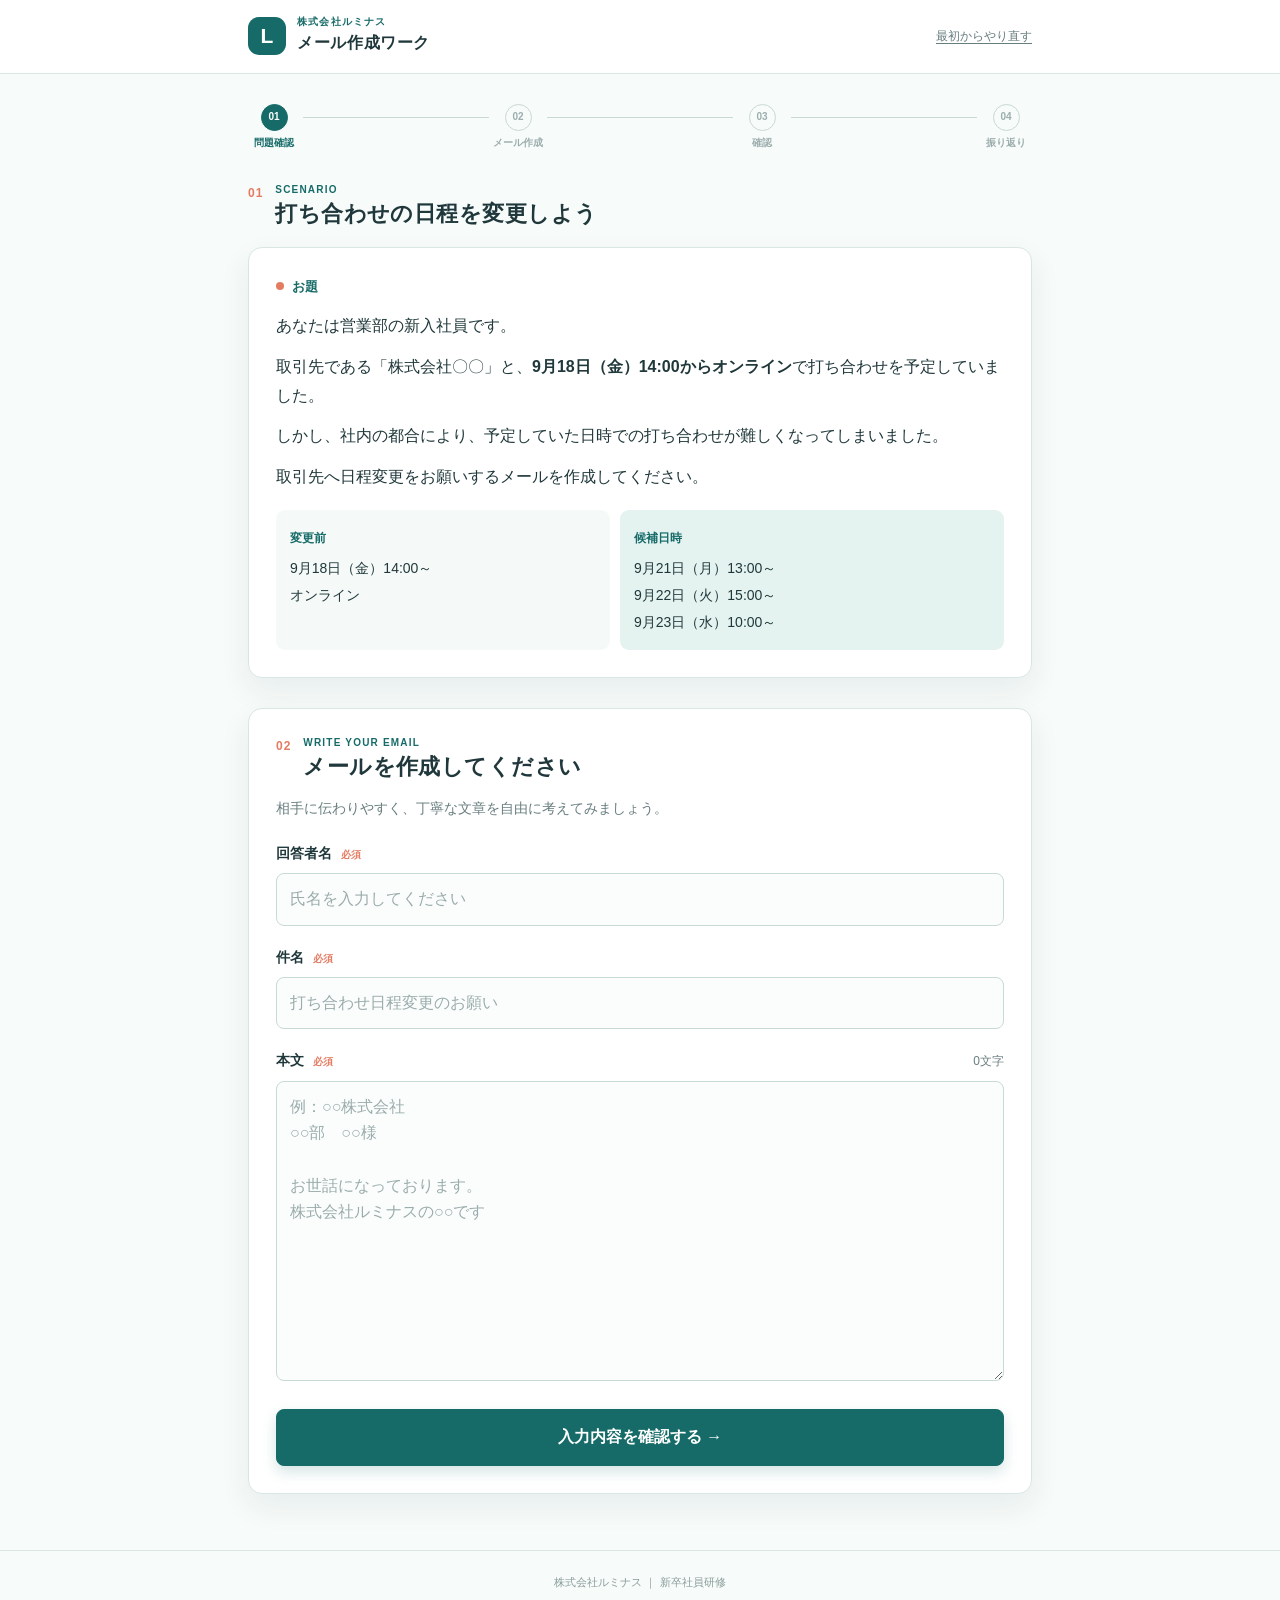
<file: index.html>
<!DOCTYPE html>
<html lang="ja">
<head>
  <meta charset="UTF-8">
  <meta name="viewport" content="width=device-width, initial-scale=1.0">
  <meta name="theme-color" content="#166b68">
  <title>メール作成ワーク | 株式会社ルミナス</title>
  <link rel="stylesheet" href="style.css">
</head>
<body>
  <header class="site-header">
    <div class="header-inner">
      <div class="brand-mark" aria-hidden="true">L</div>
      <div>
        <p class="eyebrow">株式会社ルミナス</p>
        <h1>メール作成ワーク</h1>
      </div>
      <button class="reset-button" id="resetButton" type="button">最初からやり直す</button>
    </div>
  </header>

  <main class="app-shell">
    <nav class="progress-nav" aria-label="進行状況">
      <div class="progress-step active" data-step="1"><span>01</span><b>問題確認</b></div>
      <div class="progress-line"></div>
      <div class="progress-step" data-step="2"><span>02</span><b>メール作成</b></div>
      <div class="progress-line"></div>
      <div class="progress-step" data-step="3"><span>03</span><b>確認</b></div>
      <div class="progress-line"></div>
      <div class="progress-step" data-step="4"><span>04</span><b>振り返り</b></div>
    </nav>

    <section class="intro-block" id="problemSection">
      <div class="section-heading">
        <span class="section-number">01</span>
        <div>
          <p class="section-kicker">SCENARIO</p>
          <h2>打ち合わせの日程を変更しよう</h2>
        </div>
      </div>
      <div class="scenario-card">
        <div class="scenario-lead"><span class="status-dot"></span>お題</div>
        <p>あなたは営業部の新入社員です。</p>
        <p>取引先である「株式会社〇〇」と、<strong>9月18日（金）14:00からオンライン</strong>で打ち合わせを予定していました。</p>
        <p>しかし、社内の都合により、予定していた日時での打ち合わせが難しくなってしまいました。</p>
        <p>取引先へ日程変更をお願いするメールを作成してください。</p>
        <div class="detail-grid">
          <div class="detail-panel">
            <span class="detail-label">変更前</span>
            <p>9月18日（金）14:00～</p>
            <p>オンライン</p>
          </div>
          <div class="detail-panel candidate-panel">
            <span class="detail-label">候補日時</span>
            <p>9月21日（月）13:00～</p>
            <p>9月22日（火）15:00～</p>
            <p>9月23日（水）10:00～</p>
          </div>
        </div>
      </div>
    </section>

    <section class="compose-section" id="composeSection">
      <div class="section-heading">
        <span class="section-number">02</span>
        <div>
          <p class="section-kicker">WRITE YOUR EMAIL</p>
          <h2>メールを作成してください</h2>
        </div>
      </div>
      <p class="section-note">相手に伝わりやすく、丁寧な文章を自由に考えてみましょう。</p>
      <form id="emailForm" novalidate>
        <div class="field-group">
          <label for="respondentName">回答者名 <span class="required">必須</span></label>
          <input id="respondentName" type="text" autocomplete="name" placeholder="氏名を入力してください">
          <p class="field-error" id="respondentNameError"></p>
        </div>
        <div class="field-group">
          <label for="subject">件名 <span class="required">必須</span></label>
          <input id="subject" type="text" placeholder="打ち合わせ日程変更のお願い">
          <p class="field-error" id="subjectError"></p>
        </div>
        <div class="field-group">
          <div class="label-row">
            <label for="body">本文 <span class="required">必須</span></label>
            <span class="character-count" id="characterCount">0文字</span>
          </div>
          <textarea id="body" class="body-input" placeholder="例：○○株式会社&#10;○○部　○○様&#10;&#10;お世話になっております。&#10;株式会社ルミナスの○○です"></textarea>
          <p class="field-error" id="bodyError"></p>
        </div>
        <button class="primary-button full-button" type="submit">入力内容を確認する <span aria-hidden="true">→</span></button>
      </form>
    </section>

    <section class="review-section hidden" id="reviewSection" aria-live="polite">
      <div class="section-heading">
        <span class="section-number">03</span>
        <div>
          <p class="section-kicker">CHECK YOUR EMAIL</p>
          <h2>入力内容を確認</h2>
        </div>
      </div>
      <div class="mail-preview">
        <div class="mail-toolbar"><span class="mail-dot"></span><span class="mail-dot"></span><span class="mail-dot"></span><span class="mail-label">メールプレビュー</span></div>
        <dl class="mail-meta">
          <div><dt>件名</dt><dd id="previewSubject"></dd></div>
        </dl>
        <div class="mail-body" id="previewBody"></div>
      </div>
      <div class="button-stack">
        <button class="primary-button full-button" id="submitButton" type="button">この内容で提出する <span aria-hidden="true">→</span></button>
        <button class="secondary-button full-button" id="editButton" type="button">修正する</button>
      </div>
    </section>

    <section class="results-section hidden" id="resultsSection" aria-live="polite">
      <div class="completion-banner">
        <span class="completion-icon" aria-hidden="true">✓</span>
        <div><p class="section-kicker">SUBMITTED</p><h2>メール作成お疲れさまでした！</h2><p id="saveStatus">これは研修上の提出です。実際のメールは送信されていません。</p></div>
      </div>

      <div class="score-card">
        <div class="score-heading"><div><p class="section-kicker">YOUR SCORE</p><h2>あなたのメールをチェックしてみましょう</h2></div><div class="score-circle"><strong id="totalScore">0</strong><span>/ 100</span></div></div>
        <div class="score-list" id="scoreList"></div>
        <div class="feedback-card" id="feedbackCard">
          <div class="feedback-heading"><span class="feedback-icon" aria-hidden="true">!</span><div><p class="section-kicker">NEXT REVIEW</p><h3>見直したいポイント</h3></div></div>
          <p class="feedback-intro">満点でなかった項目について、次に意識したい点をまとめています。</p>
          <ul class="feedback-list" id="feedbackList"></ul>
        </div>
      </div>

      <div class="model-answer">
        <div class="section-heading compact-heading"><span class="section-number">MODEL</span><div><p class="section-kicker">REFERENCE</p><h2>模範回答</h2></div></div>
        <div class="answer-card">
          <div class="answer-row"><b>件名：</b><span>打ち合わせ日程変更のお願い</span></div>
          <div class="answer-row answer-body"><b>本文：</b><div>株式会社〇〇<br>〇〇部　〇〇様<br><br>お世話になっております。<br>株式会社ルミナスの〇〇です。<br><br>9月18日（金）14:00より予定しておりますお打ち合わせについて、ご相談がありご連絡いたしました。<br><br>大変恐縮ではございますが、社内の都合により、予定しておりました日時でのお打ち合わせが難しくなってしまいました。<br><br>つきましては、下記のいずれかの日程へ変更させていただくことは可能でしょうか。<br><br>・9月21日（月）13:00～<br>・9月22日（火）15:00～<br>・9月23日（水）10:00～<br><br>お手数をおかけしてしまい、申し訳ございません。<br><br>ご都合のよい日時がございましたら、お知らせいただけますと幸いです。<br><br>何卒よろしくお願いいたします。</div></div>
        </div>
      </div>

      <div class="tips-section">
        <div class="section-heading compact-heading"><span class="section-number">TIPS</span><div><p class="section-kicker">LEARNING POINTS</p><h2>ポイント解説</h2></div></div>
        <div class="tips-list">
          <article><span>01</span><div><h3>件名だけで目的を伝える</h3><p>「日程変更のお願い」のように、件名を見ただけでメールの用件が分かるようにします。</p></div></article>
          <article><span>02</span><div><h3>最初に挨拶と名前を伝える</h3><p>挨拶に続けて会社名と名前を名乗ると、誰からのメールかすぐに伝わります。</p></div></article>
          <article><span>03</span><div><h3>変更内容は具体的に書く</h3><p>変更したい打ち合わせの日時や方法を示し、相手が状況を正しく理解できるようにします。</p></div></article>
          <article><span>04</span><div><h3>候補日時を複数提示する</h3><p>相手が選びやすいよう、こちらから複数の候補を提示します。</p></div></article>
          <article><span>05</span><div><h3>相手への配慮を入れる</h3><p>お詫びや「お手数をおかけします」などの表現で、相手の負担への配慮を伝えます。</p></div></article>
          <article><span>06</span><div><h3>丁寧な結びで終える</h3><p>「何卒よろしくお願いいたします」などで、最後まで丁寧な印象に整えます。</p></div></article>
        </div>
      </div>
      <button class="secondary-button full-button restart-button" id="restartButton" type="button">もう一度練習する</button>
    </section>
  </main>

  <footer class="site-footer">株式会社ルミナス ｜ 新卒社員研修</footer>
  <script src="script.js?v=9"></script>
</body>
</html>
</file>
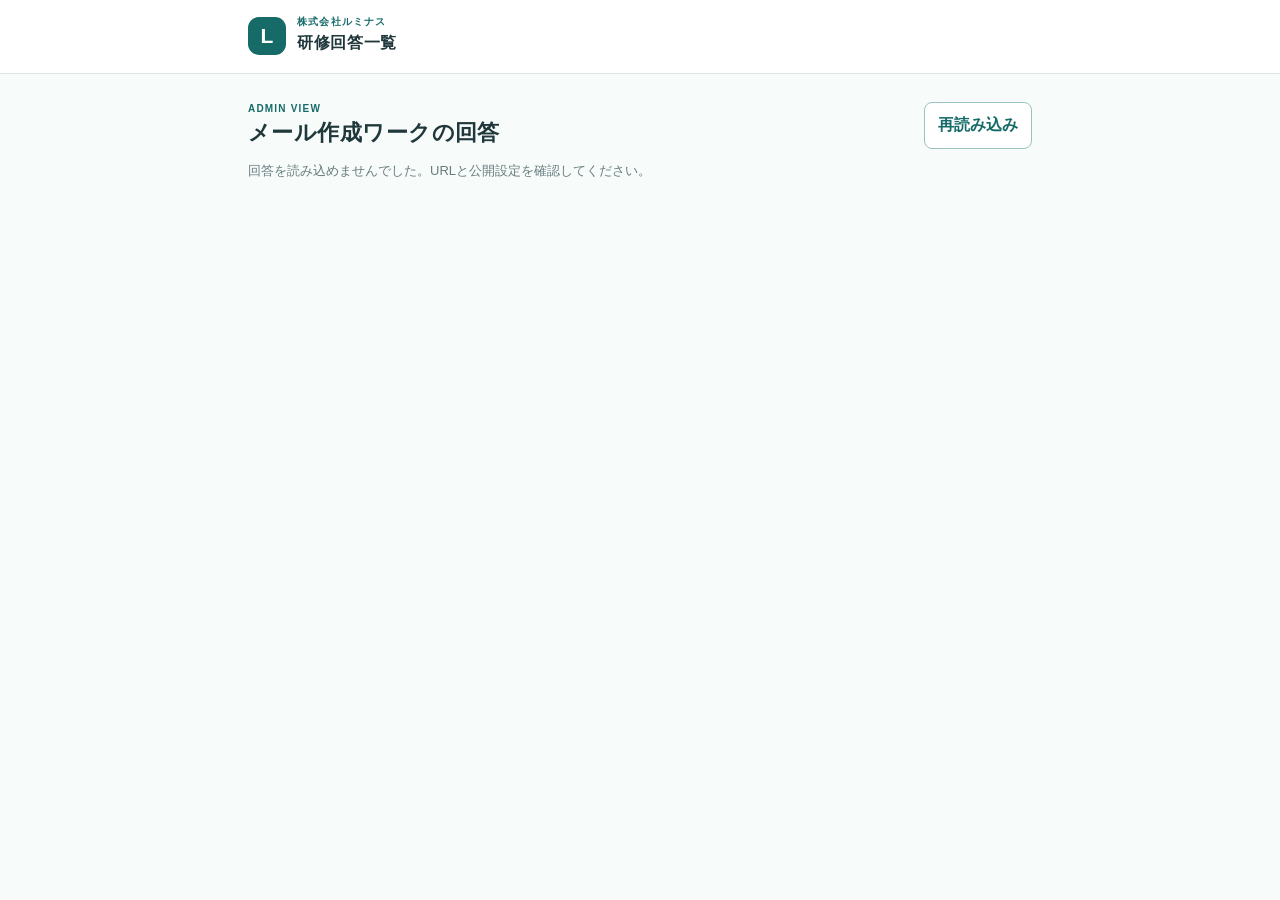
<file: admin.html>
<!DOCTYPE html>
<html lang="ja">
<head>
  <meta charset="UTF-8">
  <meta name="viewport" content="width=device-width, initial-scale=1.0">
  <title>回答一覧 | メール作成ワーク</title>
  <link rel="stylesheet" href="style.css">
  <link rel="stylesheet" href="admin.css?v=2">
</head>
<body>
  <header class="site-header">
    <div class="header-inner">
      <div class="brand-mark" aria-hidden="true">L</div>
      <div><p class="eyebrow">株式会社ルミナス</p><h1>研修回答一覧</h1></div>
    </div>
  </header>
  <main class="admin-shell">
    <div class="admin-heading">
      <div><p class="section-kicker">ADMIN VIEW</p><h2>メール作成ワークの回答</h2></div>
      <button class="secondary-button" id="reloadButton" type="button">再読み込み</button>
    </div>
    <p class="admin-note" id="adminStatus">回答を読み込んでいます。</p>
    <div class="response-list" id="responseList"></div>
  </main>
  <script src="admin.js?v=6"></script>
</body>
</html>
</file>
<file: style.css>
:root {
  --ink: #20383b;
  --muted: #687d7e;
  --teal: #166b68;
  --teal-dark: #0d4f4d;
  --mint: #e5f3f0;
  --pale: #f5faf8;
  --line: #d9e7e3;
  --coral: #e47c62;
  --shadow: 0 12px 30px rgba(32, 77, 73, 0.08);
}

* { box-sizing: border-box; }
html { scroll-behavior: smooth; }
body { margin: 0; color: var(--ink); background: #f7fbfa; font-family: "Yu Gothic", "Hiragino Kaku Gothic ProN", Meiryo, sans-serif; font-size: 16px; line-height: 1.8; }
button, input, textarea { font: inherit; }
button { cursor: pointer; }
.site-header { background: #fff; border-bottom: 1px solid var(--line); }
.header-inner { max-width: 820px; margin: 0 auto; padding: 15px 18px; display: flex; align-items: center; gap: 11px; }
.brand-mark { width: 38px; height: 38px; display: grid; place-items: center; background: var(--teal); color: #fff; font-size: 21px; font-weight: 700; border-radius: 11px; }
.eyebrow, .section-kicker { margin: 0; color: var(--teal); font-size: 10px; font-weight: 700; letter-spacing: .12em; line-height: 1.3; }
.site-header h1 { margin: 1px 0 0; font-size: 16px; letter-spacing: .04em; }
.reset-button { margin-left: auto; padding: 7px 0; color: var(--muted); background: none; border: 0; font-size: 12px; text-decoration: underline; text-underline-offset: 3px; }
.app-shell { max-width: 820px; margin: 0 auto; padding: 20px 18px 56px; }
.progress-nav { display: flex; align-items: flex-start; margin-bottom: 31px; }
.progress-step { display: flex; min-width: 52px; flex-direction: column; align-items: center; gap: 3px; color: #9caead; font-size: 10px; white-space: nowrap; }
.progress-step span { width: 27px; height: 27px; display: grid; place-items: center; border: 1px solid #c9d8d5; border-radius: 50%; font-size: 10px; font-weight: 700; }
.progress-step.active { color: var(--teal); font-weight: 700; }
.progress-step.active span { color: #fff; background: var(--teal); border-color: var(--teal); }
.progress-step.done { color: var(--teal); }
.progress-step.done span { color: var(--teal); border-color: var(--teal); }
.progress-line { height: 1px; flex: 1; min-width: 8px; margin: 13px 3px 0; background: #c9d8d5; }
.section-heading { display: flex; align-items: flex-start; gap: 12px; margin-bottom: 17px; }
.section-number { flex: 0 0 auto; color: var(--coral); font-size: 12px; font-weight: 700; letter-spacing: .08em; }
h2 { margin: 2px 0 0; font-size: 22px; line-height: 1.45; letter-spacing: .02em; }
.scenario-card, .compose-section, .mail-preview, .score-card, .answer-card { background: #fff; border: 1px solid var(--line); border-radius: 14px; box-shadow: var(--shadow); }
.scenario-card { padding: 20px; }
.scenario-card p { margin: 0 0 12px; }
.scenario-lead { display: flex; align-items: center; gap: 8px; margin-bottom: 14px; color: var(--teal); font-size: 13px; font-weight: 700; }
.status-dot { width: 8px; height: 8px; border-radius: 50%; background: var(--coral); }
.detail-grid { display: grid; gap: 10px; margin-top: 18px; }
.detail-panel { padding: 13px 14px; background: var(--pale); border-radius: 9px; }
.detail-panel p { margin: 2px 0; font-size: 14px; }
.detail-label { display: inline-block; margin-bottom: 4px; color: var(--teal); font-size: 12px; font-weight: 700; }
.candidate-panel { background: var(--mint); }
.compose-section { margin-top: 30px; padding: 20px; }
.section-note { margin: -4px 0 20px; color: var(--muted); font-size: 14px; }
.field-group { margin-bottom: 19px; }
label { display: block; margin-bottom: 7px; font-size: 14px; font-weight: 700; }
.required { margin-left: 5px; color: var(--coral); font-size: 10px; }
input, textarea { width: 100%; padding: 12px 13px; color: var(--ink); background: #fbfdfd; border: 1px solid #c8dad6; border-radius: 8px; outline: none; font-size: 16px; line-height: 1.65; transition: border-color .2s, box-shadow .2s; }
input:focus, textarea:focus { border-color: var(--teal); box-shadow: 0 0 0 3px rgba(22, 107, 104, .12); }
textarea { resize: vertical; }
.body-input { min-height: 260px; }
::placeholder { color: #9aacab; }
.label-row { display: flex; justify-content: space-between; align-items: baseline; }
.character-count { color: var(--muted); font-size: 12px; }
.field-error { min-height: 0; margin: 4px 0 0; color: #c45440; font-size: 12px; }
.invalid { border-color: var(--coral); background: #fffaf8; }
.primary-button, .secondary-button { min-height: 52px; padding: 13px 18px; border-radius: 8px; font-weight: 700; transition: transform .15s, box-shadow .15s, background .15s; }
.primary-button { color: #fff; background: var(--teal); border: 1px solid var(--teal); box-shadow: 0 6px 14px rgba(22, 107, 104, .18); }
.primary-button:hover { background: var(--teal-dark); }
.primary-button:active, .secondary-button:active { transform: translateY(1px); }
.secondary-button { color: var(--teal); background: #fff; border: 1px solid #9cc4be; }
.full-button { width: 100%; }
.hidden { display: none !important; }
.review-section, .results-section { margin-top: 30px; }
.mail-preview { overflow: hidden; }
.mail-toolbar { display: flex; align-items: center; gap: 5px; padding: 12px 15px; background: var(--pale); border-bottom: 1px solid var(--line); }
.mail-dot { width: 7px; height: 7px; border-radius: 50%; background: #b1cac5; }
.mail-label { margin-left: 5px; color: var(--muted); font-size: 11px; }
.mail-meta { margin: 0; padding: 16px; border-bottom: 1px solid var(--line); }
.mail-meta div { display: grid; grid-template-columns: 45px 1fr; gap: 12px; margin-bottom: 7px; }
.mail-meta div:last-child { margin-bottom: 0; }
dt { color: var(--muted); font-size: 12px; font-weight: 700; }
dd { margin: 0; white-space: pre-wrap; overflow-wrap: anywhere; }
.mail-body { min-height: 190px; padding: 18px 16px 25px; white-space: pre-wrap; overflow-wrap: anywhere; }
.button-stack { display: grid; gap: 10px; margin-top: 16px; }
.completion-banner { display: flex; gap: 13px; align-items: flex-start; padding: 18px; background: var(--mint); border: 1px solid #c3e0da; border-radius: 14px; }
.completion-banner h2 { font-size: 20px; }
.completion-banner p:last-child { margin: 7px 0 0; color: var(--muted); font-size: 13px; line-height: 1.6; }
.completion-icon { width: 33px; height: 33px; flex: 0 0 auto; display: grid; place-items: center; color: #fff; background: var(--teal); border-radius: 50%; font-weight: 700; }
.score-card { margin-top: 24px; padding: 20px; }
.score-heading { display: flex; align-items: center; justify-content: space-between; gap: 14px; }
.score-heading h2 { font-size: 18px; }
.score-circle { width: 82px; height: 82px; flex: 0 0 auto; display: flex; flex-direction: column; align-items: center; justify-content: center; color: var(--teal); background: var(--mint); border: 7px solid #c5e3dd; border-radius: 50%; }
.score-circle strong { font-size: 25px; line-height: 1.1; }
.score-circle span { font-size: 10px; }
.score-list { margin-top: 20px; border-top: 1px solid var(--line); }
.score-item { padding: 13px 0; border-bottom: 1px solid var(--line); }
.score-item:last-child { border-bottom: 0; }
.score-item-head { display: flex; justify-content: space-between; gap: 10px; font-size: 13px; font-weight: 700; }
.score-points { color: var(--teal); white-space: nowrap; }
.score-comment { margin: 4px 0 0; color: var(--muted); font-size: 12px; line-height: 1.6; }
.feedback-card { margin-top: 18px; padding: 16px; background: var(--pale); border: 1px solid var(--line); border-radius: 10px; }
.feedback-heading { display: flex; align-items: center; gap: 9px; }
.feedback-heading h3 { margin: 2px 0 0; font-size: 16px; }
.feedback-icon { width: 25px; height: 25px; display: grid; place-items: center; color: #fff; background: var(--coral); border-radius: 50%; font-weight: 700; }
.feedback-intro { margin: 9px 0 10px; color: var(--muted); font-size: 12px; line-height: 1.6; }
.feedback-list { display: grid; gap: 8px; margin: 0; padding: 0; list-style: none; }
.feedback-list li { padding: 10px 11px; background: #fff; border-left: 3px solid var(--coral); border-radius: 6px; font-size: 13px; line-height: 1.6; }
.feedback-list li strong, .feedback-list li span { display: block; }
.feedback-list li strong { color: var(--ink); }
.feedback-list li span { color: var(--muted); }
.feedback-list .feedback-complete { color: var(--teal); border-left-color: var(--teal); }
.model-answer, .tips-section { margin-top: 34px; }
.compact-heading { margin-bottom: 14px; }
.compact-heading h2 { font-size: 19px; }
.answer-card { padding: 18px; }
.answer-row { display: grid; grid-template-columns: 48px 1fr; gap: 7px; padding: 10px 0; border-bottom: 1px solid var(--line); font-size: 14px; }
.answer-row:last-child { border-bottom: 0; }
.answer-row b { color: var(--teal); font-size: 12px; }
.answer-body { line-height: 1.8; }
.tips-list { display: grid; gap: 10px; }
.tips-list article { display: flex; gap: 12px; padding: 14px; background: #fff; border: 1px solid var(--line); border-radius: 10px; }
.tips-list article > span { color: var(--coral); font-size: 12px; font-weight: 700; }
.tips-list h3 { margin: 0 0 3px; font-size: 15px; }
.tips-list p { margin: 0; color: var(--muted); font-size: 13px; line-height: 1.65; }
.restart-button { margin-top: 24px; }
.site-footer { padding: 22px 18px; color: #8b9d9b; text-align: center; font-size: 11px; border-top: 1px solid var(--line); }
@media (min-width: 640px) {
  .app-shell { padding-top: 30px; }
  .detail-grid { grid-template-columns: 1fr 1.15fr; }
  .compose-section, .scenario-card, .score-card { padding: 27px; }
  .body-input { min-height: 300px; }
  .tips-list { grid-template-columns: 1fr 1fr; }
}
</file>
<file: admin.css>
.admin-shell { max-width: 820px; margin: 0 auto; padding: 28px 18px 56px; }
.admin-heading { display: flex; align-items: center; justify-content: space-between; gap: 14px; margin-bottom: 10px; }
.admin-heading h2 { font-size: 22px; }
.admin-heading .secondary-button { width: auto; min-height: 44px; padding: 8px 13px; white-space: nowrap; }
.admin-note { margin: 0 0 18px; color: var(--muted); font-size: 13px; }
.response-list { display: grid; gap: 12px; }
.month-folder { overflow: hidden; background: var(--pale); border: 1px solid var(--line); border-radius: 12px; }
.month-folder summary { display: flex; align-items: center; justify-content: space-between; padding: 14px 16px; color: var(--teal); cursor: pointer; font-weight: 700; list-style: none; }
.month-folder summary::-webkit-details-marker { display: none; }
.month-folder summary::before { content: '▸'; margin-right: 8px; color: var(--coral); }
.month-folder[open] summary::before { content: '▾'; }
.month-folder summary b { color: var(--muted); font-size: 12px; }
.month-responses { display: grid; gap: 10px; padding: 0 10px 10px; }
.response-card { padding: 17px; background: #fff; border: 1px solid var(--line); border-radius: 12px; box-shadow: var(--shadow); }
.response-card-head { display: flex; justify-content: space-between; gap: 12px; align-items: flex-start; padding-bottom: 10px; border-bottom: 1px solid var(--line); }
.response-card h3 { margin: 0; font-size: 16px; }
.response-date { color: var(--muted); font-size: 11px; white-space: nowrap; }
.response-card-actions { display: flex; align-items: flex-end; flex-direction: column; gap: 6px; }
.delete-button { min-height: 36px; padding: 7px 11px; color: #a65345; background: #fff; border: 1px solid #e3b0a5; border-radius: 8px; box-shadow: 0 2px 5px rgba(176, 83, 67, .06); font-size: 12px; font-weight: 700; transition: color .15s, background .15s, border-color .15s, transform .15s; }
.delete-button:hover { color: #fff; background: var(--coral); border-color: var(--coral); }
.delete-button:active { transform: translateY(1px); }
.response-score { display: inline-block; margin-top: 4px; color: var(--teal); font-size: 13px; font-weight: 700; }
.response-field { padding-top: 11px; }
.response-label { display: block; margin-bottom: 2px; color: var(--muted); font-size: 11px; font-weight: 700; }
.response-value { margin: 0; white-space: pre-wrap; overflow-wrap: anywhere; font-size: 14px; line-height: 1.7; }
.empty-state { padding: 28px 18px; color: var(--muted); background: #fff; border: 1px dashed var(--line); border-radius: 12px; text-align: center; }
@media (max-width: 480px) { .admin-heading { align-items: flex-start; flex-direction: column; } .admin-heading .secondary-button { width: 100%; } .response-card-head { flex-direction: column; gap: 9px; } .response-card-actions { align-items: flex-start; } }
</file>
